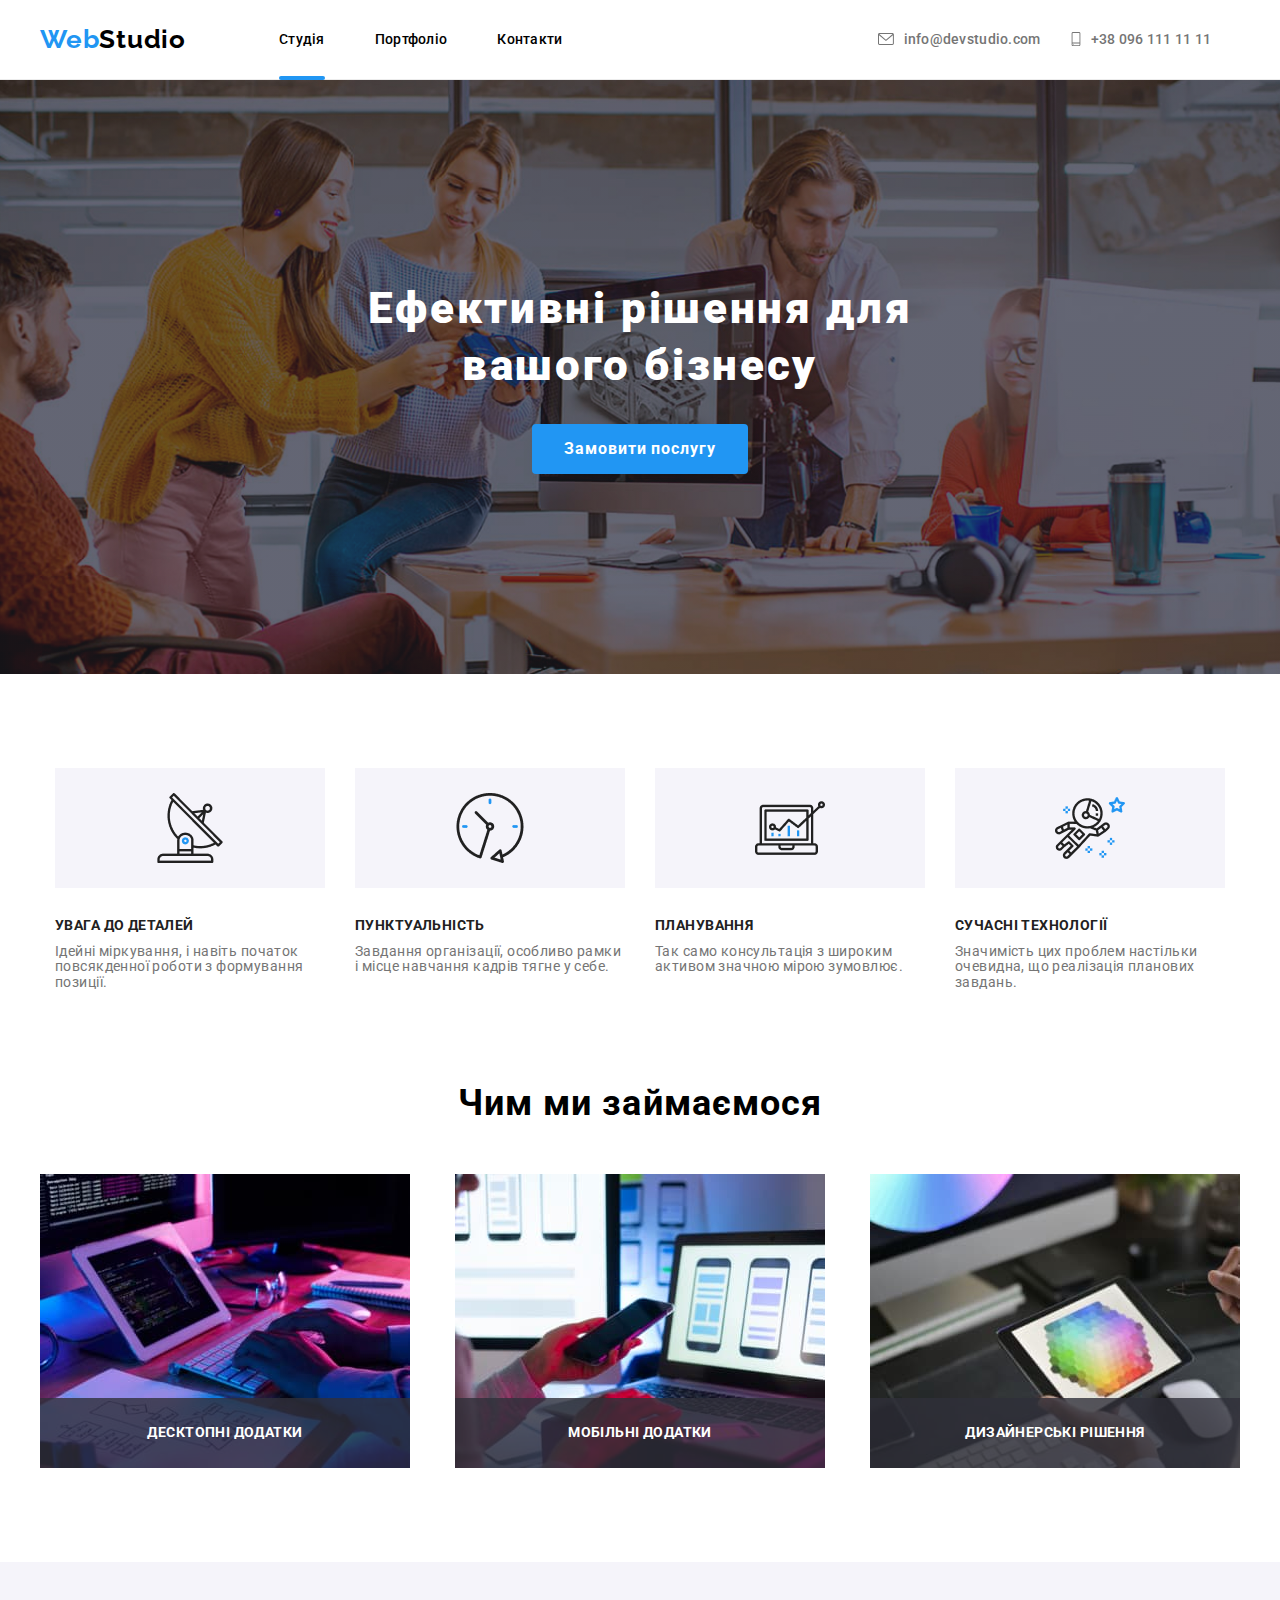
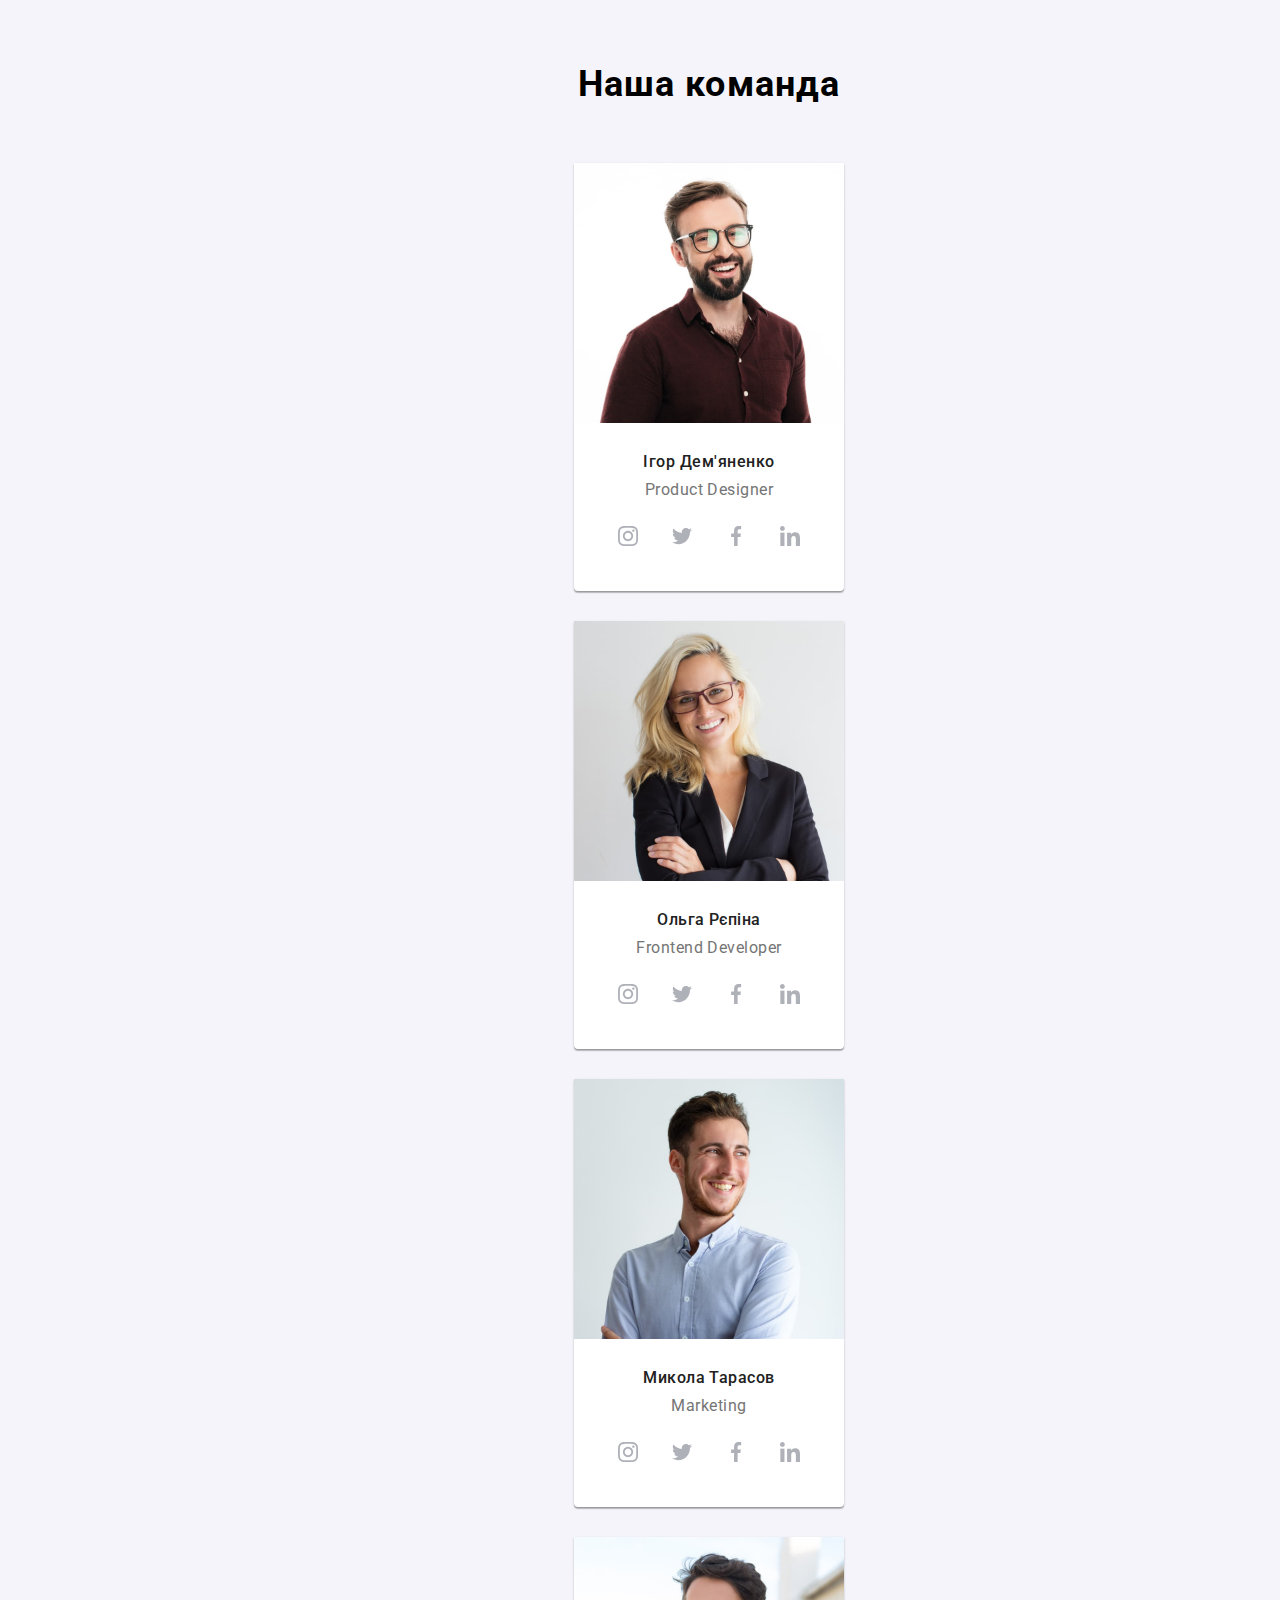
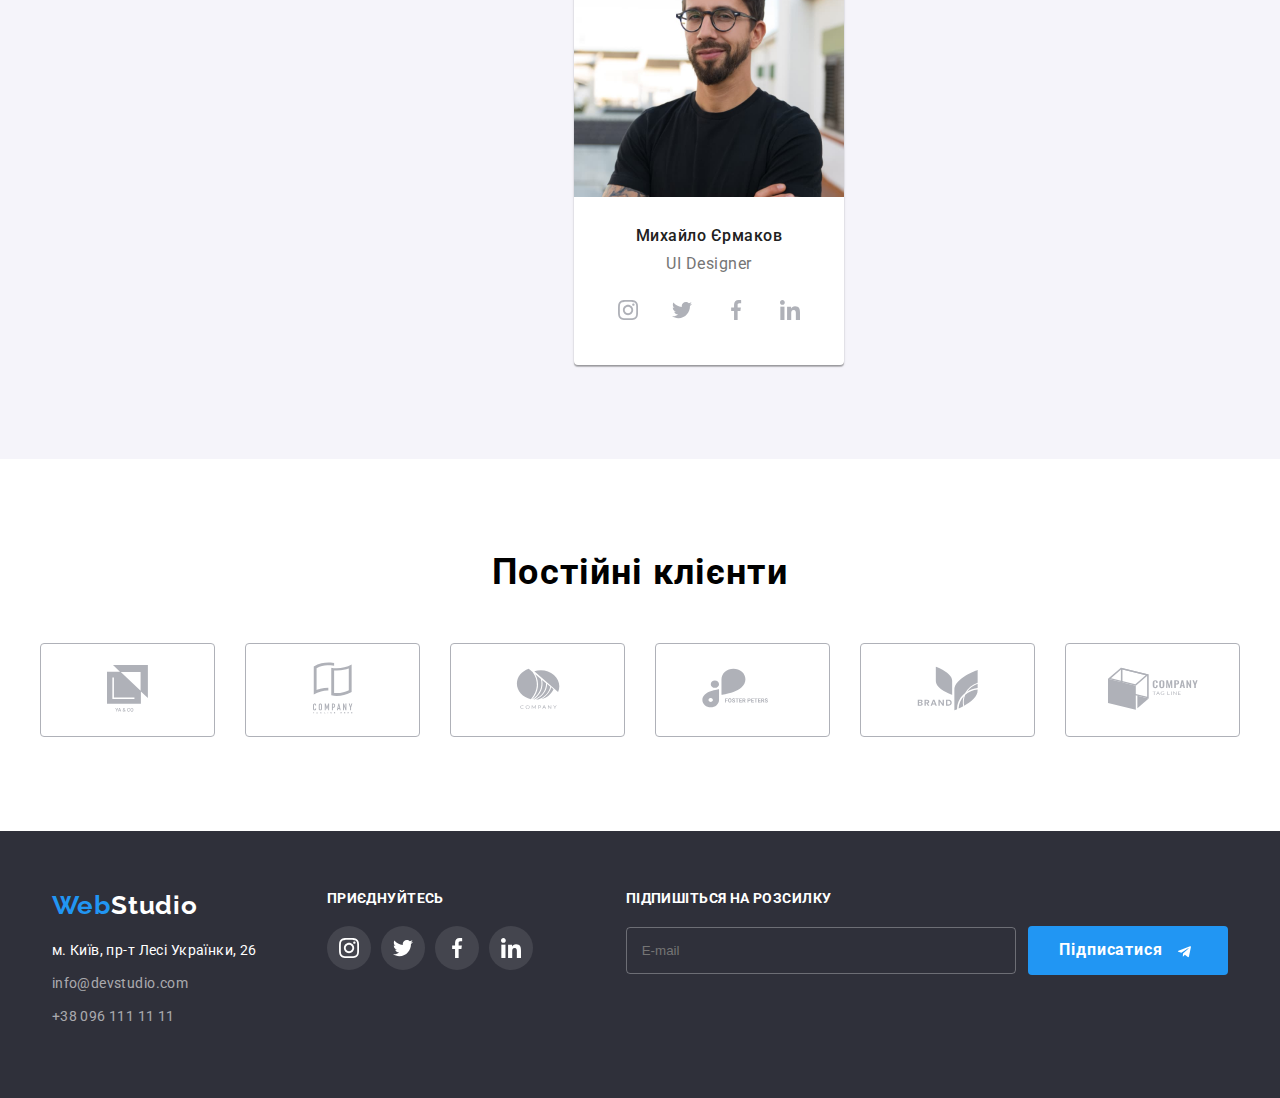
<file: index.html>
<!DOCTYPE html>
<html lang="en">
    <head>
        <meta charset="UTF-8">
        <meta name="viewport" content="width=device-width, initial-scale=1.0"> 
        <title>WebStudio</title>

        <link rel="stylesheet" href="https://cdnjs.cloudflare.com/ajax/libs/modern-normalize/2.0.0/modern-normalize.min.css" integrity="sha512-4xo8blKMVCiXpTaLzQSLSw3KFOVPWhm/TRtuPVc4WG6kUgjH6J03IBuG7JZPkcWMxJ5huwaBpOpnwYElP/m6wg==" crossorigin="anonymous" referrerpolicy="no-referrer"/>

         <link rel="preconnect" href="https://fonts.googleapis.com">
         <link rel="preconnect" href="https://fonts.gstatic.com" crossorigin>
         <link href="https://fonts.googleapis.com/css2?family=Raleway:wght@700&family=Roboto:wght@400;500;700;900&display=swap" rel="stylesheet">

        <link rel="stylesheet" href="./css/main.min.css">

        <link rel="stylesheet" href="https://cdnjs.cloudflare.com/ajax/libs/animate.css/4.1.1/animate.min.css"/>

    </head>
    <body id="body">
        <header id="header" class="header">

            <!-- інформація з верху сайта -->
                <div class="container">
                    <div class="header-wrap">
                        <a class="logo" href="./index.html">Web<span class="logo-header">Studio</span></a>
                    
                        <nav class="nav">

                            <ul class="nav-list">
                                <li class="nav-list-item"><a class="nav-list-link nav-list-link-current" href="./index.html">Студія</a></li>
                                <li class="nav-list-item"><a class="nav-list-link nav-list-link-sec" href="./portfolio.html">Портфоліо</a></li>
                                <li class="nav-list-item"><a class="nav-list-link nav-list-link-third" href="">Контакти</a></li>
                            </ul>

                        </nav>

                            <ul class="contact-list">
                                <li class="contact-list-item">
                                    <svg class="contact-list-svg" width="14" height="10">
                                        <use href="./symbol-defs.svg#icon-letter-header"></use>
                                    </svg>
                                    <a class="contact-list-link header-link-mail" href="mailto:info@devstudio.com">info@devstudio.com</a>
                                </li>
                                <li class="contact-list-item">
                                    <svg class="contact-list-svg contact-list-svg-phone" width="14" height="10">
                                        <use href="./symbol-defs.svg#icon-phone-header"></use>
                                    </svg>
                                    <a class="contact-list-link header-link-number" href="tel:+38 096 111 11 11">+38 096 111 11 11</a>
                                </li>
                            </ul>
                            <button class="header-btn">
                                <svg class="header-btn-svg" width="24" height="16">
                                    <use href="./symbol-defs.svg#icon-burger-nemu"></use>
                                </svg>
                            </button>
                    </div>
                </div>
        </header>

      <main>
                <!-- секція герой -->

            <section class="section-hero">

            <div class="container">

                <h1 class="section-hero-title">Ефективні рішення для вашого бізнесу</h1>

                <button class="section-hero-btn" data-modal-open>Замовити послугу</button>

            </div>
            </section>

                <!-- особливасті -->

    
            <section class="section-features">
                
                    <div class="container">
                        <ul class="feautures-list">
                            <li class="feautures-list-item feautures-list-img-first">
                                <h4 class="feautures-list-title">УВАГА ДО ДЕТАЛЕЙ</h4>
                                <p class="feautures-list-descript">Ідейні міркування, і навіть початок повсякденної роботи з формування позиції.</p>
                            </li>

                            <li class="feautures-list-item feautures-list-img-second">
                                <h4 class="feautures-list-title">ПУНКТУАЛЬНІСТЬ</h4>
                                <p class="feautures-list-descript">Завдання організації, особливо рамки і місце навчання кадрів тягне у себе.</p>
                            </li>

                            <li class="feautures-list-item feautures-list-img-third">
                                <h4 class="feautures-list-title">ПЛАНУВАННЯ</h4>
                                <p class="feautures-list-descript">Так само консультація з широким активом значною мірою зумовлює.</p>
                            </li>

                            <li class="feautures-list-item feautures-list-img-fourth">
                                <h4 class="feautures-list-title">СУЧАСНІ ТЕХНОЛОГІЇ</h4>
                                <p class="feautures-list-descript">Значимість цих проблем настільки очевидна, що реалізація планових завдань.</p>
                            </li>
                        </ul>
                    
                </div>
            </section>

                <!-- особливасті -->

            <section class="section-work">
            <div class="container">
                
                    <h2 class="section-work-title">Чим ми займаємося</h2>

                    <ul class="work-list">
                        <li class="work-list-item">
                            <div class="work-list-wrap">
                                <img class="work-list-img" src="./img/section-work-first.jpg" alt="">
                                <p class="work-list-desc">Десктопні додатки</p>
                            </div>
                        </li>
                        <li class="work-list-item">
                            <div class="work-list-wrap">
                                <img class="work-list-img" src="./img/section-work-second.jpg" alt="">
                                <p class="work-list-desc">Мобільні додатки</p>
                            </div>
                        </li>
                        <li class="work-list-item">
                            <div class="work-list-wrap">
                                <img class="work-list-img" src="./img/section-work-third.jpg" alt="">
                                <p class="work-list-desc">Дизайнерські рішення</p>
                            </div>
                        </li>
                    </ul>

            </div>
            </section>

                 <!-- team -->

            <section class="section-team">
            <div class="container">
                
                    <h4 class="section-team-title">Наша команда</h4>

                <ul class="team-list">
                    <li class="team-list-item">
                        <img class="team-list-img" src="./img/igor.jpg" alt="">
                        <div>
                            <h4 class="team-list-title">Ігор Дем'яненко</h4>
                            <p class="team-list-descript">Product Designer</p>
                        </div lclass="team-info">

                        <ul class="icons-list">
                            <li class="icons-list-item">
                                <a class="icons-list-link" href="">
                                    <svg  class="icons-list-svg" width="20" height="20">
                                        <use href="./symbol-defs.svg#icon-instagram-footer-first"></use>
                                    </svg>
                                </a>
                            </li>
                            <li class="icons-list-item">
                                <a class="icons-list-link" href="">
                                    <svg class="icons-list-svg" width="20" height="20">
                                        <use href="./symbol-defs.svg#icon-twitter-footer-second"></use>
                                    </svg>
                                </a>
                            </li>
                            <li class="icons-list-item">
                                <a class="icons-list-link" href="">
                                    <svg class="icons-list-svg" width="20" height="20">
                                        <use href="./symbol-defs.svg#icon-facebook-third"></use>
                                    </svg>
                                </a>
                            </li>
                            <li class="icons-list-item">
                                <a class="icons-list-link" href="">
                                    <svg class="icons-list-svg" width="20" height="20">
                                        <use href="./symbol-defs.svg#icon-linkedin-footer-fourth"></use>
                                    </svg>
                                </a>
                            </li>
                        </ul>
                    </li>
                    <li class="team-list-item">
                        <img class="team-list-img" src="./img/olga.jpg" alt="">
                        <div class="team-info">
                            <h4 class="team-list-title">Ольга Рєпіна</h4>
                            <p class="team-list-descript">Frontend Developer</p>
                        </div>
                        <ul class="icons-list">
                            <li class="icons-list-item">
                                <a class="icons-list-link" href="">
                                    <svg class="icons-list-svg" width="20" height="20">
                                        <use href="./symbol-defs.svg#icon-instagram-footer-first"></use>
                                    </svg>
                                </a>
                            </li>
                            <li class="icons-list-item">
                                <a class="icons-list-link" href="">
                                    <svg class="icons-list-svg" width="20" height="20">
                                        <use href="./symbol-defs.svg#icon-twitter-footer-second"></use>
                                    </svg>
                                </a>
                            </li>
                                 <li class="icons-list-item">
                                    <a class="icons-list-link" href="">
                                        <svg class="icons-list-svg" width="20" height="20">
                                            <use href="./symbol-defs.svg#icon-facebook-third"></use>
                                        </svg>
                                    </a>
                                </li>
                            <li class="icons-list-item">
                                <a class="icons-list-link" href="">
                                    <svg class="icons-list-svg" width="20" height="20">
                                        <use href="./symbol-defs.svg#icon-linkedin-footer-fourth"></use>
                                    </svg>
                                </a>
                            </li>
                        </ul>
                    </li>

                    <li class="team-list-item">
                        <img class="team-list-img" src="./img/mikola.jpg" alt="">
                        <div class="team-info">
                            <h4 class="team-list-title">Микола Тарасов</h4>
                            <p class="team-list-descript">Marketing</p>
                        </div>
                             <ul class="icons-list">
                                <li class="icons-list-item">
                                    <a class="icons-list-link" href="">
                                        <svg class="icons-list-svg" width="20" height="20">
                                            <use href="./symbol-defs.svg#icon-instagram-footer-first"></use>
                                        </svg>
                                    </a>
                                </li>
                                <li class="icons-list-item">
                                    <a class="icons-list-link" href="">
                                        <svg class="icons-list-svg" width="20" height="20">
                                            <use href="./symbol-defs.svg#icon-twitter-footer-second"></use>
                                        </svg>
                                    </a>
                                </li>
                                                                <li class="icons-list-item">
                                    <a class="icons-list-link" href="">
                                        <svg class="icons-list-svg" width="20" height="20">
                                            <use href="./symbol-defs.svg#icon-facebook-third"></use>
                                        </svg>
                                    </a>
                                </li>
                                <li class="icons-list-item">
                                    <a class="icons-list-link" href="">
                                        <svg class="icons-list-svg" width="20" height="20">
                                            <use href="./symbol-defs.svg#icon-linkedin-footer-fourth"></use>
                                        </svg>
                                    </a>
                                </li>
                            </ul>
                    </li>

                    <li class="team-list-item">
                        <img class="team-list-img" src="./img/mikhaylo.jpg" alt="">
                        <div class="team-info">
                            <h4 class="team-list-title">Михайло Єрмаков</h4>
                            <p class="team-list-descript">UI Designer</p>
                        </div>
                            <ul class="icons-list">
                                <li class="icons-list-item">
                                    <a class="icons-list-link" href="">
                                        <svg class="icons-list-svg" width="20" height="20">
                                            <use href="./symbol-defs.svg#icon-instagram-footer-first"></use>
                                        </svg>
                                    </a>
                                </li>
                                <li class="icons-list-item">
                                    <a class="icons-list-link" href="">
                                        <svg class="icons-list-svg" width="20" height="20">
                                            <use href="./symbol-defs.svg#icon-twitter-footer-second"></use>
                                        </svg>
                                    </a>
                                </li>
                                                                <li class="icons-list-item">
                                    <a class="icons-list-link" href="">
                                        <svg class="icons-list-svg" width="20" height="20">
                                            <use href="./symbol-defs.svg#icon-facebook-third"></use>
                                        </svg>
                                    </a>
                                </li>
                                <li class="icons-list-item">
                                    <a class="icons-list-link" href="">
                                        <svg class="icons-list-svg" width="20" height="20">
                                            <use href="./symbol-defs.svg#icon-linkedin-footer-fourth"></use>
                                        </svg>
                                    </a>
                                </li>
                            </ul>

                        </li>
                    </ul>
                </div>
            </section>

            <section class="section-clients">
                <div class="container">
                    <h4 class="client-title">Постійні клієнти</h4>

                    <ul class="client-ico-list">
                        <li class="client-ico-item">
                            <a href="" class="client-ico-link">
                                <svg width="41" height="47" class="client-ico-svg">
                                    <use href="./symbol-defs.svg#icon-clients-first"></use>
                                </svg>
                            </a>
                        </li>
                        <li class="client-ico-item">
                            <a href="" class="client-ico-link">
                                <svg width="40" height="52" class="client-ico-svg">
                                    <use href="./symbol-defs.svg#icon-clients-second"></use>
                                </svg>
                            </a>
                        </li>
                        <li class="client-ico-item">
                            <a href="" class="clients-ico-link">                        
                                <svg width="44" height="41" class="client-ico-svg">
                                    <use href="./symbol-defs.svg#icon-clients-third"></use>
                                </svg>
                            </a>
                        </li>
                        <li class="client-ico-item">
                            <a href="" class="client-ico-link">
                                <svg width="88" height="40" class="client-ico-svg">
                                    <use href="./symbol-defs.svg#icon-clients-fourth"></use>
                                </svg>
                            </a>
                        </li>
                        <li class="client-ico-item">
                            <a href="" class="client-ico-link">
                                <svg width="62" height="45" class="client-ico-svg">
                                    <use href="./symbol-defs.svg#icon-clients-fifth"></use>
                                </svg>
                            </a>
                        </li>
                        <li class="client-ico-item">
                            <a href="" class="client-ico-link">
                                <svg width="94" height="43" class="client-ico-svg">
                                    <use href="./symbol-defs.svg#icon-clients-sixth"></use>
                                </svg>
                            </a>
                        </li>
                    </ul>
                </div>
            </section>
        </main>

            <!-- інфоомація знизу сайта -->

        <footer class="footer">
            <div class="container">
                <div class="footer-wrap">
                    <div class="footer-addres">
                        <a class="logo" href="">Web<span class="logo-footer">Studio</span> </a>
            
                        <address class="adress">
    
                        <ul class="adress-list">
                            <li class="adress-list-item"><a class="adress-list-link adress-list-location-link" href="https://www.google.com.ua/maps/place/%D0%B1%D1%83%D0%BB.+%D0%9B%D0%B5%D1%81%D0%B8+%D0%A3%D0%BA%D1%80%D0%B0%D0%B8%D0%BD%D0%BA%D0%B8,+26,+%D0%9A%D0%B8%D0%B5%D0%B2,+02000/@50.4265841,30.5358109,17z/data=!4m6!3m5!1s0x40d4cf0e033ecbe9:0x57a4dffefec77da0!8m2!3d50.4265807!4d30.5383858!16s%2Fg%2F1tctq5jv?hl=ru&entry=ttu" target="_blank">м. Київ, пр-т Лесі Українки, 26</a></li>
                            <li class="adress-list-item"><a class="adress-list-link" href="mailto:info@devstudio.com">info@devstudio.com</a></li>
                            <li class="adress-list-item"><a class="adress-list-link" href="tel:+38 096 111 11 11">+38 096 111 11 11</a></li>
                        </ul>
                    </address>
                    </div>

                    <div class="join-ico">
                        <h6 class="join-ico-title">приєднуйтесь</h6>

                        <ul class="join-list">
                            <li class="join-list-item">
                                <a class="join-list-link" href="">
                                    <svg class="join-list-svg" width="20" height="20">
                                        <use href="./symbol-defs.svg#icon-instagram-footer-first"></use>
                                    </svg>
                                </a>
                            </li>
                            <li class="join-list-item">
                                <a class="join-list-link" href="">
                                    <svg class="join-list-svg" width="20" height="20">
                                        <use href="./symbol-defs.svg#icon-twitter-footer-second"></use>
                                    </svg>
                                </a>
                            </li>
                            <li class="join-list-item">
                                <a class="join-list-link" href="">
                                    <svg class="join-list-svg" width="20" height="20">
                                        <use href="./symbol-defs.svg#icon-facebook-third"></use>
                                    </svg>
                                </a>
                            </li>
                            <li class="join-list-item">
                                <a class="join-list-link" href="">
                                    <svg class="join-list-svg" width="20" height="20">
                                        <use href="./symbol-defs.svg#icon-linkedin-footer-fourth"></use>
                                    </svg>
                                </a>
                            </li>
                        </ul>
                    </div>

                    <div class="footer-form-div">
                        <h6 class="footer-form-title">Підпишіться на розсилку</h6>

                        <form class="footer-form">
                            <input class="footer-form-input" type="email" name="user-email" placeholder="E-mail">
                            <button class="footer-form-btn" type="submit">
                                Підписатися
                                    <svg class="footer-form-svg" width="24" height="24">
                                        <use href="./symbol-defs.svg#icon-Telegram-footer"></use>
                                    </svg>
                            </button>
                        </form>

                    </div>
                </div>
            </div>
        </footer>

        <!-- modal -->
        <div class="backdrop is-hidden" data-modal>
            <div class="modal">
                <p class="modal-desc">Залиште свої дані, ми вам передзвонимо</p>

                <button class="modal-btn-close" data-modal-close>
                    <a class="modal-close-link" href="#">
                        <svg class="modal-svg-close" width="11" height="11">
                            <use href="./symbol-defs.svg#icon-close-modal"></use>
                        </svg>
                    </a>
                </button>

                <form class="modal-form" action="">
                    <label for="" class="modal-label" >
                        <span class="modal-name-span">Ім'я</span>
                        <span class="modal-span">
                            <a class="modal-link" href="#">
                            <input class="input-name" type="name"  name="user-name" minlength="3" maxlength="10" required>
                                <svg class="modal-svg" width="12" height="12">
                                    <use href="./symbol-defs.svg#icon-person-modal"></use>
                                </svg>
                            </a>
                        </span>

                    </label>
                    <label for="" class="modal-label" >
                        <span class="modal-name-span">Телефон</span>
                        <span class="modal-span">
                            <a class="modal-link" href="#">
                            <input class="input-tel" type="tel"  name="user-tel" pattern="^380\d{9}$" maxLength="12" required>
                                <svg class="modal-svg" width="13" height="13">
                                    <use href="./symbol-defs.svg#icon-phone-modal"></use>
                                </svg>
                            </a>
                        </span>

                    </label>
                    <label for="" class="modal-label">
                        <span class="modal-name-span">Пошта</span>
                        <span class="modal-span">
                            <a class="modal-link" href="#">
                            <input class="input-email" type="email"  name="user-email" required>
                                <svg class="modal-svg" width="15" height="12">
                                    <use href="./symbol-defs.svg#icon-email-modal"></use>
                                </svg>
                            </a>
                        </span>

                    </label>
                    <label for="" class="modal-label modal-label-texarea">
                        <span class="modal-name-span">Коментар</span>
                        <textarea class="modal-texarea" name="user-message" placeholder="Введіть текст"></textarea>
                        <div class="modal-coment-wrap">
                            <input class="input-coment" type="checkbox" name="user-privacy" required>
                            <span class="modal-span modal-span-privacy">Погоджуюся з розсилкою та приймаю <a class="modal-privacy-link" href="">Умови договору</a></span>
                        </div>

                        <button class="modal-btn-send" type="submit">Відправити</button>
                    </label>
                </form>

            </div>
        </div>

        <script src="./script.js"></script>
    </body>
</html>
</file>
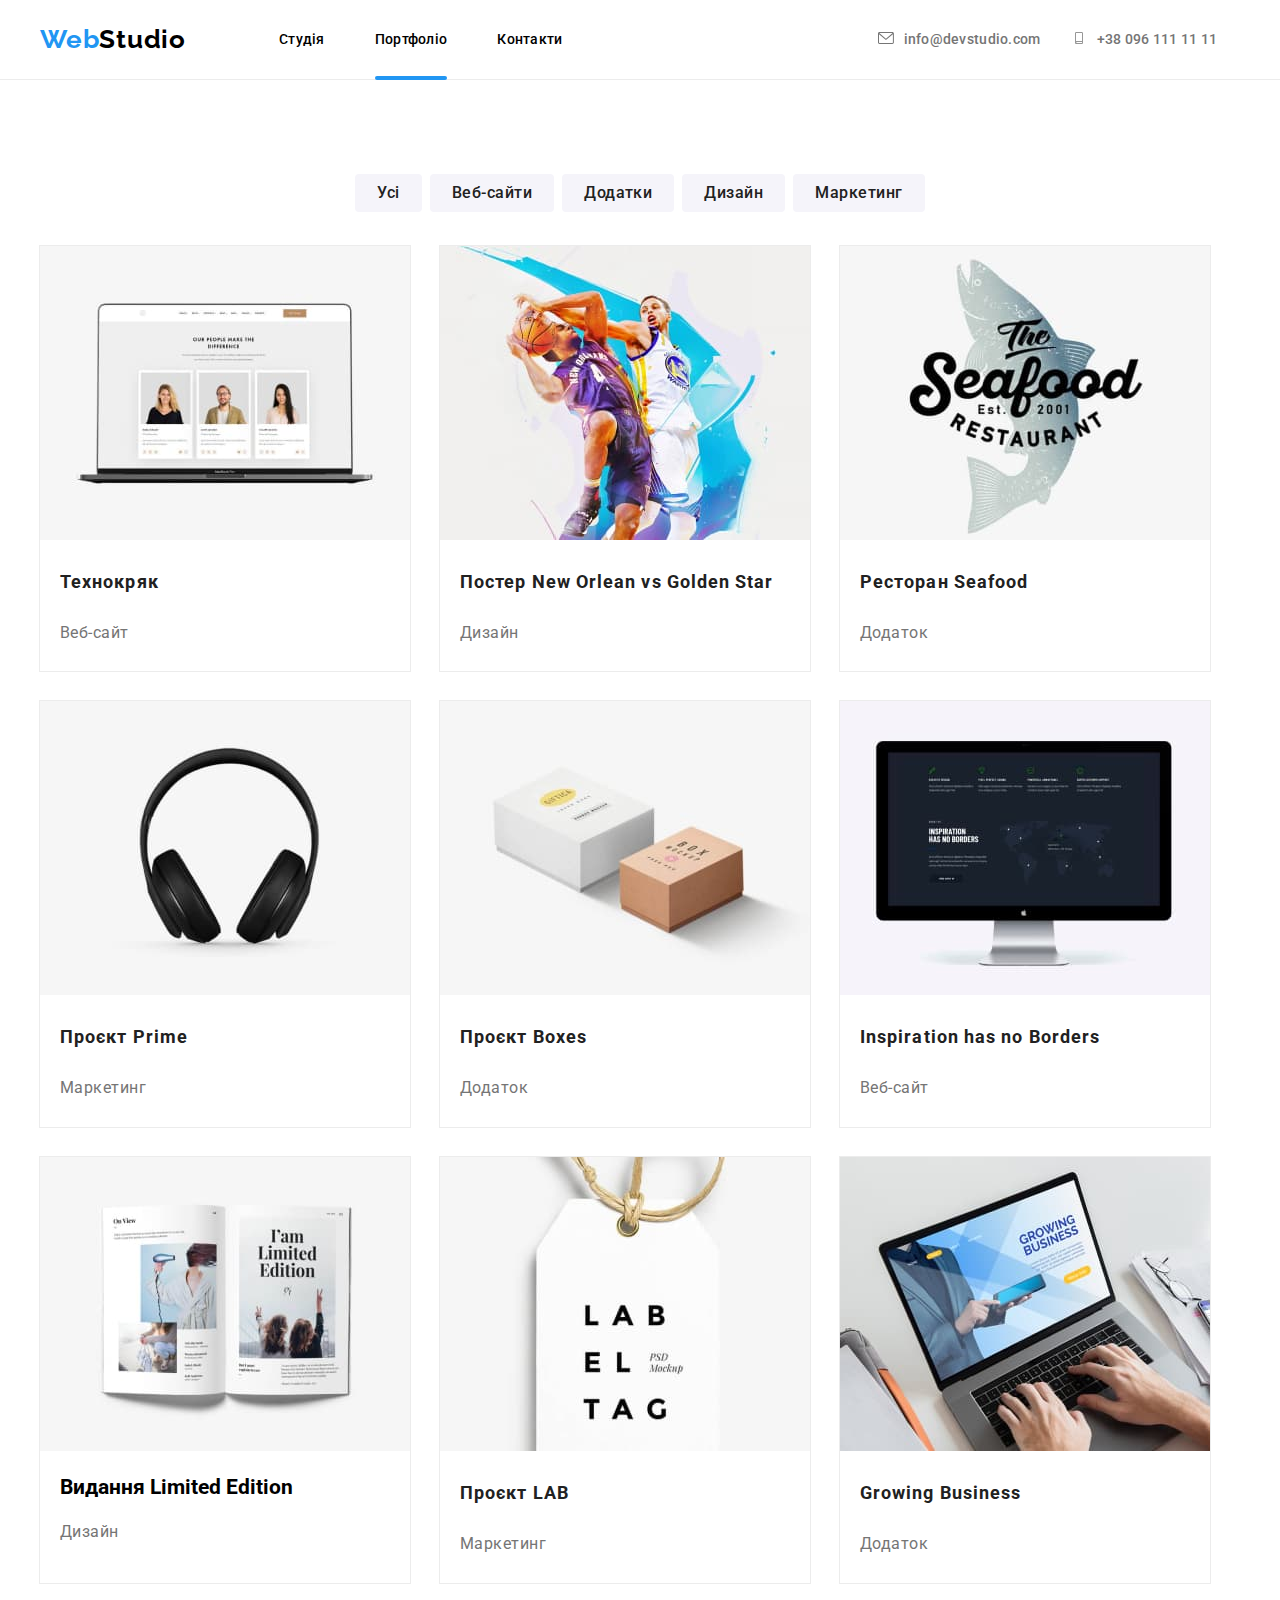
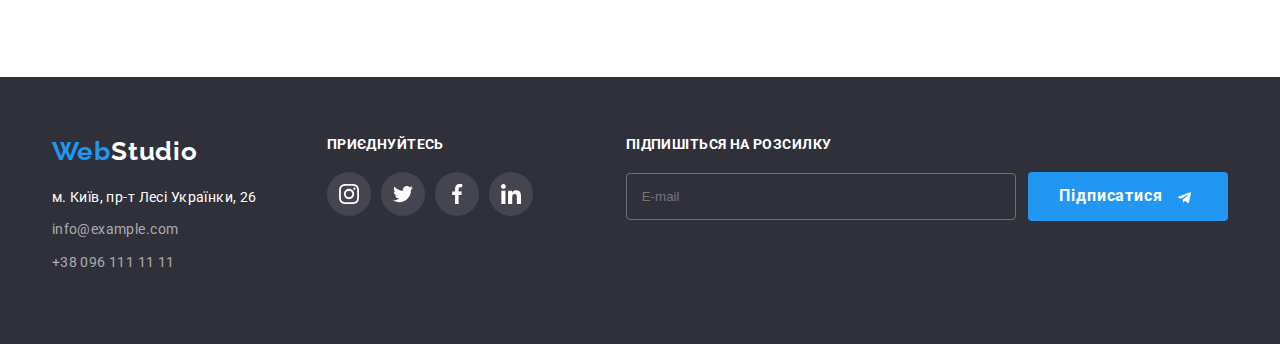
<file: portfolio.html>
<!DOCTYPE html>
<html lang="en">
    <head>
        <meta charset="UTF-8">
        <meta name="viewport" content="width=device-width, initial-scale=1.0">

        <link rel="stylesheet" href="https://cdnjs.cloudflare.com/ajax/libs/modern-normalize/2.0.0/modern-normalize.min.css" integrity="sha512-4xo8blKMVCiXpTaLzQSLSw3KFOVPWhm/TRtuPVc4WG6kUgjH6J03IBuG7JZPkcWMxJ5huwaBpOpnwYElP/m6wg==" crossorigin="anonymous" referrerpolicy="no-referrer"/>
        
        <link rel="preconnect" href="https://fonts.googleapis.com">
        <link rel="preconnect" href="https://fonts.gstatic.com" crossorigin>
        <link href="https://fonts.googleapis.com/css2?family=Oleo+Script&family=Raleway:wght@700&family=Roboto:wght@400;700;900&display=swap" rel="stylesheet">

        <link rel="stylesheet" href="./css/main.min.css">

        <link rel="stylesheet" href="https://cdnjs.cloudflare.com/ajax/libs/animate.css/4.1.1/animate.min.css"/>

        <title>Portfolio</title>
    </head>
    <body id="body">
        <header id="header" class="header">
            <div class="container">
                <!-- інформація з верху сайта -->
                <div class="header-wrap">
                    <a class="logo" href="./index.html">Web<span class="logo-header">Studio</span> </a>

                <nav class="nav">
                    <ul class="nav-list">
                        <li class="nav-list-item"><a class="nav-list-link nav-list-link-first" href="./index.html">Студія</a></li>
                        <li class="nav-list-item"><a class="nav-list-link nav-list-link-current" href="./portfolio.html">Портфоліо</a></li>
                        <li class="nav-list-item"><a class="nav-list-link nav-list-link-third" href="">Контакти</a></li>
                    </ul>
                </nav>

                <ul class="contact-list">
                    <li class="contact-list-item">
                        <a class="contact-list-link" href="">
                            <svg class="contact-list-svg" width="16" height="12">
                                <use href="./symbol-defs.svg#icon-letter-header"></use>
                            </svg>
                        </a>
                        <a class="contact-list-link header-link-mail" href="mailto:info@devstudio.com">info@devstudio.com</a>
                    </li>
                    <li class="contact-list-item">
                        <a class="contact-list-link" href="">
                            <svg class="contact-list-svg" width="10" height="16">
                                <use href="./symbol-defs.svg#icon-phone-header"></use>
                            </svg>
                        </a>
                        <a class="contact-list-link header-link-number" href="tel:+38 096 111 11 11">+38 096 111 11 11</a>
                    </li>
                </ul>

                <button class="header-btn">
                    <svg class="header-btn-svg" width="24" height="16">
                        <use href="./symbol-defs.svg#icon-burger-nemu"></use>
                    </svg>
                </button>
                
            </div>
        </div>
        </header>

        <main>
            <section class="section-portfolio">
                <div class="container">
                <ul class="filter-list">
                    <li class="filter-list-item"><button class="filter-list-btn">Усі</button></li>
                    <li class="filter-list-item"><button class="filter-list-btn">Веб-сайти</button></li>
                    <li class="filter-list-item"><button class="filter-list-btn">Додатки</button></li>
                    <li class="filter-list-item"><button class="filter-list-btn">Дизайн</button></li>
                    <li class="filter-list-item"><button class="filter-list-btn">Маркетинг</button></li>
                </ul>

                <ul class="portfolio-list">
                    <li class="portfolio-list-item">
                        <a class="portfolio-link" href="">
                        <div class="img-wrap">
                        <img class="portfolio-list-img" src="./img portfolio/portfolio-list-first.jpg" alt="">
                        <p class="portfolio-overlay-desc">Ресурс пропонує комплексні пропозиції з різним рівнем функціоналу та сервісів. Все це дозволить відвідувачу отримати вичерпні відомості про компанію чи приватну особу.</p>
                        </div>
                        <div class="portfolio-list-move">
                        <h2 class="portfolio-list-title">Технокряк</h2>
                        <p class="portfolio-list-descript">Веб-сайт</p>
                    </div>
                    </a>
                    </li>

                    <li class="portfolio-list-item">
                        <a class="portfolio-link" href="">
                        <div class="img-wrap">
                        <img class="portfolio-list-img" src="./img portfolio/portfolio-list-second.jpg" alt="">
                        <p class="portfolio-overlay-desc">Ресурс пропонує комплексні пропозиції з різним рівнем функціоналу та сервісів. Все це дозволить відвідувачу отримати вичерпні відомості про компанію чи приватну особу.</p>
                        </div>
                        <div class="portfolio-list-move">
                        <h2 class="portfolio-list-title">Постер New Orlean vs Golden Star</h2>
                        <p class="portfolio-list-descript">Дизайн</p>
                    </div>
                    </a>
                    </li>

                    <li class="portfolio-list-item">
                        <a class="portfolio-link" href="">
                        <div class="img-wrap">
                        <img class="portfolio-list-img" src="./img portfolio/portfolio-list-third.jpg" alt="">
                        <p class="portfolio-overlay-desc">Ресурс пропонує комплексні пропозиції з різним рівнем функціоналу та сервісів. Все це дозволить відвідувачу отримати вичерпні відомості про компанію чи приватну особу.</p>
                        </div>
                        <div class="portfolio-list-move">
                        <h2 class="portfolio-list-title">Ресторан Seafood</h2>
                        <p class="portfolio-list-descript">Додаток</p>
                    </div>
                    </a>
                    </li>

                    <li class="portfolio-list-item">
                        <a class="portfolio-link" href="">
                        <div class="img-wrap">
                        <img class="portfolio-list-img" src="./img portfolio/portfolio-list-fourth.jpg" alt="">
                        <p class="portfolio-overlay-desc">Ресурс пропонує комплексні пропозиції з різним рівнем функціоналу та сервісів. Все це дозволить відвідувачу отримати вичерпні відомості про компанію чи приватну особу.</p>
                        </div>
                        <div class="portfolio-list-move">
                        <h2 class="portfolio-list-title">Проєкт Prime</h2>
                        <p class="portfolio-list-descript">Маркетинг</p>
                    </div>
                    </a>
                    </li>

                    <li class="portfolio-list-item">
                        <a class="portfolio-link" href="">
                        <div class="img-wrap">
                        <img class="portfolio-list-img" src="./img portfolio/portfolio-list-fifth.jpg" alt="">
                        <p class="portfolio-overlay-desc">Ресурс пропонує комплексні пропозиції з різним рівнем функціоналу та сервісів. Все це дозволить відвідувачу отримати вичерпні відомості про компанію чи приватну особу.</p>
                        </div>
                        <div class="portfolio-list-move">
                        <h2 class="portfolio-list-title">Проєкт Boxes</h2>
                        <p class="portfolio-list-descript">Додаток</p>
                    </div>
                    </a>
                    </li>

                    <li class="portfolio-list-item">
                        <a class="portfolio-link" href="">
                        <div class="img-wrap">
                        <img class="portfolio-list-img" src="./img portfolio/portfolio-list-sixth.jpg" alt="">
                        <p class="portfolio-overlay-desc">Ресурс пропонує комплексні пропозиції з різним рівнем функціоналу та сервісів. Все це дозволить відвідувачу отримати вичерпні відомості про компанію чи приватну особу.</p>
                        </div>
                        <div class="portfolio-list-move">
                        <h2 class="portfolio-list-title">Inspiration has no Borders</h2>
                        <p class="portfolio-list-descript">Веб-сайт</p>
                    </div>
                    </a>
                    </li>

                    <li class="portfolio-list-item">
                        <a class="portfolio-link" href="">
                        <div class="img-wrap">
                        <img class="portfolio-list-img" src="./img portfolio/portfolio-list-seventh.jpg" alt="">
                        <p class="portfolio-overlay-desc">Ресурс пропонує комплексні пропозиції з різним рівнем функціоналу та сервісів. Все це дозволить відвідувачу отримати вичерпні відомості про компанію чи приватну особу.</p>
                        </div>
                        <div class="portfolio-list-move">
                        <h2 class="portfolio-list-titl">Видання Limited Edition</h2>
                        <p class="portfolio-list-descript">Дизайн</p>
                    </div>
                    </a>
                    </li>

                    <li class="portfolio-list-item">
                        <a class="portfolio-link" href="">
                        <div class="img-wrap">
                        <img class="portfolio-list-img" src="./img portfolio/portfolio-list-eighth.jpg" alt="">
                        <p class="portfolio-overlay-desc">Ресурс пропонує комплексні пропозиції з різним рівнем функціоналу та сервісів. Все це дозволить відвідувачу отримати вичерпні відомості про компанію чи приватну особу.</p>
                        </div>
                        <div class="portfolio-list-move">
                        <h2 class="portfolio-list-title">Проєкт LAB</h2>
                        <p class="portfolio-list-descript">Маркетинг</p>
                    </div>
                    </a>
                    </li>

                    <li class="portfolio-list-item">
                        <a class="portfolio-link" href="">
                        <div class="img-wrap">
                        <img class="portfolio-list-img" src="./img portfolio/portfolio-list-nineth.jpg" alt="">
                        <p class="portfolio-overlay-desc">Ресурс пропонує комплексні пропозиції з різним рівнем функціоналу та сервісів. Все це дозволить відвідувачу отримати вичерпні відомості про компанію чи приватну особу.</p>
                        </div>
                        <div class="portfolio-list-move">
                        <h2 class="portfolio-list-title">Growing Business</h2>
                        <p class="portfolio-list-descript">Додаток</p>
                    </div>
                    </a>
                    </li>
                </ul>
            </div>
            </section>
        </main>

                <!-- інфоомація знизу сайта -->
        <footer class="footer">
            <div class="container">
            
                <div class="footer-wrap">
                    <div class="footer-addres">
                        <a class="logo" href="">Web<span class="logo-footer">Studio</span> </a>
    
                        <address class="adress">
        
                                <ul class="adress-list">
                                    <li class="adress-list-item"><a class="adress-list-link adress-list-location-link" href="https://www.google.com.ua/maps/place/%D0%B1%D1%83%D0%BB.+%D0%9B%D0%B5%D1%81%D0%B8+%D0%A3%D0%BA%D1%80%D0%B0%D0%B8%D0%BD%D0%BA%D0%B8,+26,+%D0%9A%D0%B8%D0%B5%D0%B2,+02000/@50.4265841,30.5358109,17z/data=!4m6!3m5!1s0x40d4cf0e033ecbe9:0x57a4dffefec77da0!8m2!3d50.4265807!4d30.5383858!16s%2Fg%2F1tctq5jv?hl=ru&entry=ttu" target="_blank">м. Київ, пр-т Лесі Українки, 26</a></li>
                                    <li class="adress-list-item"><a class="adress-list-link" href="mailto:info@devstudio.com">info@example.com</a></li>
                                    <li class="adress-list-item"><a class="adress-list-link" href="tel:+38 096 111 11 11">+38 096 111 11 11</a></li>
                                </ul>
                        </address>
                    </div>
    
                    <div class="join-ico">
                        <h6 class="join-ico-title">приєднуйтесь</h6>
    
                        <ul class="join-list">
                            <li class="join-list-item">
                                <a class="join-list-link" href="">
                                    <svg class="join-list-svg" width="20" height="20">
                                        <use href="./symbol-defs.svg#icon-instagram-footer-first"></use>
                                    </svg>
                                </a>
                            </li>
                            <li class="join-list-item">
                                <a class="join-list-link" href="">
                                    <svg class="join-list-svg" width="20" height="20">
                                        <use href="./symbol-defs.svg#icon-twitter-footer-second"></use>
                                    </svg>
                                </a>
                            </li>
                            <li class="join-list-item">
                                <a class="join-list-link" href="">
                                    <svg class="join-list-svg" width="20" height="20">
                                        <use href="./symbol-defs.svg#icon-facebook-third"></use>
                                    </svg>
                                </a>
                            </li>
                            <li class="join-list-item">
                                <a class="join-list-link" href="">
                                    <svg class="join-list-svg" width="20" height="20">
                                        <use href="./symbol-defs.svg#icon-linkedin-footer-fourth"></use>
                                    </svg>
                                </a>
                            </li>
                        </ul>
                    </div>

                    <div class="footer-form-div">
                        <h6 class="footer-form-title">Підпишіться на розсилку</h6>

                        <form class="footer-form">
                            <input class="footer-form-input" type="email" name="user-email" placeholder="E-mail">
                            <button class="footer-form-btn" type="submit">
                                Підписатися
                                <svg class="footer-form-svg" width="24" height="24">
                                    <use href="./symbol-defs.svg#icon-Telegram-footer"></use>
                                </svg>
                            </button>
                        </form>

                    </div>
                </div>
        </div>

        <script href="./fixed.js"></script>
        
    </footer>
    </body>
</html>
</file>
<file: css/main.min.css>
.header{background-color:#fff;z-index:1;position:fixed;width:100%;top:0}.nav-list{display:-webkit-box;display:-ms-flexbox;display:flex;gap:50px;position:relative}.nav-list-item,.nav-list-link{font-family:Roboto;font-size:14px;font-weight:500;line-height:1.1;letter-spacing:.02em;text-align:center;color:_;position:relative;-webkit-transition:color .5s ease;transition:color .5s ease}.nav-list-link-current::before{content:"";position:absolute;bottom:0;left:0;width:100%;height:4px;border-radius:2px;background-color:#2196f3;margin-bottom:-33px;-webkit-animation-name:ani;animation-name:ani;-webkit-animation-duration:3s;animation-duration:3s}.icons-list-link,.join-list-link{width:44px;height:44px;display:-webkit-box;display:-ms-flexbox;display:flex;-webkit-box-align:center;-ms-flex-align:center;align-items:center;-webkit-box-pack:center;-ms-flex-pack:center;justify-content:center;border-radius:50%;-webkit-transition:250ms cubic-bezier(0.4, 0, 0.2, 1);transition:250ms cubic-bezier(0.4, 0, 0.2, 1)}@media screen and (min-width: 480px){.container{width:480px}}@media screen and (min-width: 480px)and (min-width: 768px){.container{width:768px}}@media screen and (min-width: 480px)and (min-width: 1200px){.container{width:1200px}}.container{padding-left:15px;padding-right:15px;margin:0 auto}ul{margin:0;padding:0;list-style:none}p,h1,h2,h3,h4,h5,h6{margin:0}a{text-decoration:none;color:inherit}button{border:none;cursor:pointer}address{font-style:normal}img{display:block}body{font-family:Roboto;font-size:14px;padding-top:60px;margin:0 auto}@media screen and (min-width: 768px){body{padding-top:80px}}.adress-list{margin-top:20px}.adress-list-link{font-family:Roboto;font-size:14px;font-weight:400;line-height:1.7;letter-spacing:.03em;text-align:left;color:rgba(255,255,255,.6)}.adress-list-location-link{color:#fff}.adress-list-item{margin-bottom:9px}.adress{margin-top:20px}.adress-list-link{font-family:Roboto;font-size:14px;font-weight:400;line-height:1.7;letter-spacing:.03em;text-align:left;color:rgba(255,255,255,.6)}.adress-list-location-link{color:#fff}.adress-list-item{margin-bottom:9px}.feautures-list-img-first::before{content:"";background-image:url(../img/antena.png);width:450px;height:120px;display:inline-block;background-repeat:no-repeat;background-color:#f5f4fa;background-position:center}@media screen and (min-width: 768px){.feautures-list-img-first::before{width:354px}}@media screen and (min-width: 1200px){.feautures-list-img-first::before{width:270px}}.feautures-list-img-second::before{content:"";background-image:url(../img/clock.png);width:450px;height:120px;display:inline-block;background-repeat:no-repeat;background-color:#f5f4fa;background-position:center}@media screen and (min-width: 768px){.feautures-list-img-second::before{width:354px}}@media screen and (min-width: 1200px){.feautures-list-img-second::before{width:270px}}.feautures-list-img-third::before{content:"";background-image:url(../img/diagramma.png);width:450px;height:120px;display:inline-block;background-repeat:no-repeat;background-color:#f5f4fa;background-position:center}@media screen and (min-width: 768px){.feautures-list-img-third::before{width:354px}}@media screen and (min-width: 1200px){.feautures-list-img-third::before{width:270px}}.feautures-list-img-fourth::before{content:"";background-image:url(../img/astronaut.png);width:450px;height:120px;display:inline-block;background-repeat:no-repeat;background-color:#f5f4fa;background-position:center}@media screen and (min-width: 768px){.feautures-list-img-fourth::before{width:354px}}@media screen and (min-width: 1200px){.feautures-list-img-fourth::before{width:270px}}.modal-span{position:relative}.modal-svg{fill:currentColor;position:absolute;top:0px;left:12px}.join-list{display:-webkit-box;display:-ms-flexbox;display:flex;-webkit-box-align:center;-ms-flex-align:center;align-items:center;gap:10px;color:.join-list p-color}.join-list-link{color:.join-list-link adress-hero-color;background-color:rgba(255,255,255,.1)}.join-list-link:hover{background-color:#2196f3}.join-list-svg{fill:currentColor}.icons-list{display:-webkit-box;display:-ms-flexbox;display:flex;gap:10px;-webkit-box-pack:center;-ms-flex-pack:center;justify-content:center;margin-top:16px}.icons-list-link{color:#afb1b8}.icons-list-link:hover{color:#fff;background-color:#2196f3}.icons-list-svg{fill:currentColor}.client-ico-list{display:-webkit-box;display:-ms-flexbox;display:flex;gap:30px}.client-ico-svg{fill:currentColor}.logo{font-family:Raleway;font-size:24px;font-weight:700;line-height:1.1;letter-spacing:.03em;text-align:center;color:#2196f3}.logo-header{color:#000}.logo-footer{color:#fff}@media screen and (min-width: 768px){.logo{font-family:Raleway;font-size:26px;font-weight:700;line-height:1.1;letter-spacing:.03em;text-align:center;color:#2196f3}}.section-hero-btn{font-family:Roboto;font-size:16px;font-weight:700;line-height:1.8;letter-spacing:.06em;text-align:center;color:#fff;width:216px;height:50px;border-radius:4px;display:block;margin:0 auto;margin-top:30px;background-color:#2196f3}@media screen and (min-width: 768px){.section-hero-btn{width:200px}}@media screen and (min-width: 1200px){.section-hero-btn{width:216px}}.modal-btn-send{font-family:Roboto;font-size:16px;font-weight:700;line-height:1.8;letter-spacing:.06em;text-align:center;color:#fff;background-color:#2196f3;padding:10px 52px;display:block;margin:0 auto;border-radius:4px}.modal-btn-close{position:absolute;padding:6px;top:14px;right:14px;background-color:inherit}.modal-btn-close:hover{color:#2196f3}.filter-list-btn{padding:6px 22px;border-radius:4px;background-color:#f5f4fa;display:block;font-family:Roboto;font-size:16px;font-weight:500;line-height:1.6;letter-spacing:.03em;text-align:_;color:#212121}.filter-list-btn:hover{color:#fff;background-color:#2196f3;-webkit-transition:background-color .5s ease;transition:background-color .5s ease;-webkit-box-shadow:0px 2px 2px 0px rgba(0,0,0,.12),0px 1px 2px 0px rgba(0,0,0,.08),0px 3px 1px 0px rgba(0,0,0,.1);box-shadow:0px 2px 2px 0px rgba(0,0,0,.12),0px 1px 2px 0px rgba(0,0,0,.08),0px 3px 1px 0px rgba(0,0,0,.1)}.modal-form{display:-webkit-box;display:-ms-flexbox;display:flex;-webkit-box-orient:vertical;-webkit-box-direction:normal;-ms-flex-direction:column;flex-direction:column;gap:10px}.modal-texarea{resize:none;min-width:370px;min-height:120px;margin-top:4px;border:1px solid rgba(33,33,33,.2)}@media screen and (min-width: 1200px){.modal-texarea{min-width:448px;min-height:138px}}.modal-texarea::-webkit-input-placeholder{padding:12px 16px;color:#757575}.modal-texarea::-moz-placeholder{padding:12px 16px;color:#757575}.modal-texarea:-ms-input-placeholder{padding:12px 16px;color:#757575}.modal-texarea::-ms-input-placeholder{padding:12px 16px;color:#757575}.modal-texarea::placeholder{padding:12px 16px;color:#757575}.modal-name-span{font-family:Roboto;font-size:12px;font-weight:400;line-height:1.1;letter-spacing:.01em;text-align:center;color:#757575}.modal-span-privacy{font-family:Roboto;font-size:12px;font-weight:400;line-height:1.1;letter-spacing:.03em;text-align:center;color:_;padding-left:8px}@media screen and (min-width: 1200px){.modal-span-privacy{font-family:Roboto;font-size:14px;font-weight:400;line-height:1.7;letter-spacing:.03em;text-align:center;color:_}}.input-name,.input-email,.input-tel{width:100%;height:40px;padding-left:42px;border-radius:4px;border:1px solid rgba(33,33,33,.2)}.input-tel,.input-email,.input-name,.input-coment,.modal-texarea:focus-within{outline-color:#2196f3}.backdrop{position:fixed;top:0;left:0;width:100%;height:100%;background-color:rgba(0,0,0,.5);opacity:1}.backdrop.is-hidden{opacity:0;pointer-events:none}.modal{position:absolute;top:50%;left:50%;max-width:450px;max-height:609px;background-color:#fff;-webkit-transform:translate(-50%, -50%);transform:translate(-50%, -50%);padding:40px;display:-webkit-box;display:-ms-flexbox;display:flex;-webkit-box-orient:vertical;-webkit-box-direction:normal;-ms-flex-direction:column;flex-direction:column;border-radius:4px;-webkit-box-shadow:0px 2px 1px 0px rgba(0,0,0,.2);box-shadow:0px 2px 1px 0px rgba(0,0,0,.2);z-index:2}.modal-desc{font-family:Roboto;font-size:20px;font-weight:700;line-height:1.1;letter-spacing:.03em;text-align:center;color:_;padding-bottom:12px}.modal-link:focus-within{color:#2196f3}.modal-close-link{position:sticky;width:30px;height:30px;display:-webkit-box;display:-ms-flexbox;display:flex;-webkit-box-pack:center;-ms-flex-pack:center;justify-content:center;-webkit-box-align:center;-ms-flex-align:center;align-items:center;border-radius:50%;border:1px solid rgba(0,0,0,.1);-webkit-transition:250ms cubic-bezier(0.4, 0, 0.2, 1);transition:250ms cubic-bezier(0.4, 0, 0.2, 1)}.modal-link:focus-within{color:#2196f3}.modal-coment-wrap{padding-bottom:30px}.modal-privacy-link{color:#2196f3;border-bottom:1px solid #2196f3}.modal-svg-close{fill:currentColor}@media screen and (min-width: 1200px){.modal{max-width:528px;max-height:581px}}.no-scroll{overflow:hidden}.modal-close{fill:currentColor}.join-list{display:-webkit-box;display:-ms-flexbox;display:flex;-webkit-box-align:center;-ms-flex-align:center;align-items:center;gap:10px;color:#757575}.join-list-link{color:#fff;background-color:rgba(255,255,255,.1)}.join-list-link:hover{background-color:#2196f3}.join-list-svg{fill:currentColor}@media screen and (min-width: 1200px){.join-list{margin-right:93px}}.join-ico-title{font-family:Roboto;font-size:14px;font-weight:700;line-height:1.1;letter-spacing:.03em;text-align:center;color:#fff;text-transform:uppercase;margin-bottom:20px}@media screen and (min-width: 1200px){.join-ico-title{font-family:Roboto;font-size:14px;font-weight:700;line-height:1.1;letter-spacing:.03em;text-align:left;color:#fff}}.contact-list{display:-webkit-box;display:-ms-flexbox;display:flex;-webkit-box-align:center;-ms-flex-align:center;align-items:center}.contact-list-item{display:-webkit-box;display:-ms-flexbox;display:flex;-webkit-box-align:center;-ms-flex-align:center;align-items:center;gap:10px;color:#757575;-webkit-transition:color .5s ease;transition:color .5s ease}.contact-list-item:hover{color:#2196f3}.contact-list-svg{fill:currentColor}@media screen and (min-width: 1200px){.contact-list-svg{width:16px;height:12px}}.contact-list-svg-phone{width:10px;height:14px}.contact-list-link{font-family:Roboto;font-size:12px;font-weight:500;line-height:1.1;letter-spacing:.02em;text-align:_;color:_;position:relative;-webkit-transition:color .5s ease;transition:color .5s ease}@media screen and (min-width: 1200px){.contact-list-link{font-family:Roboto;font-size:14px;font-weight:500;line-height:1.1;letter-spacing:.02em;text-align:_;color:_}}@media screen and (min-width: 768px){.contact-list{-webkit-box-orient:vertical;-webkit-box-direction:normal;-ms-flex-direction:column;flex-direction:column;-webkit-box-align:start;-ms-flex-align:start;align-items:flex-start;gap:10px;margin-left:96px}}@media screen and (min-width: 1200px){.contact-list{-webkit-box-orient:horizontal;-webkit-box-direction:normal;-ms-flex-direction:row;flex-direction:row;gap:30px;margin-left:315px}}.section-portfolio{padding-bottom:30px}@media screen and (min-width: 768px){.section-portfolio{padding-bottom:94px}}.portfolio-list-move{padding:20px 24px}@media screen and (min-width: 1200px){.portfolio-list-move{padding:24px 20px}}.portfolio-list-title{font-family:Roboto;font-size:18px;font-weight:700;line-height:2;letter-spacing:.06em;text-align:left;color:#212121}.portfolio-list-descript{font-family:Roboto;font-size:16px;font-weight:400;line-height:1.8;letter-spacing:.03em;text-align:left;color:#757575;margin-top:19px}.portfolio-list-item{outline:1px solid #ececec;-webkit-box-sizing:content-box;box-sizing:content-box;position:relative;margin-bottom:30px;max-width:450px}@media screen and (min-width: 768px){.portfolio-list-item{max-width:354px;margin:0}}@media screen and (min-width: 1200px){.portfolio-list-item{max-width:370px;margin:0}}@media screen and (min-width: 768px){.portfolio-list{display:-webkit-box;display:-ms-flexbox;display:flex;-ms-flex-wrap:wrap;flex-wrap:wrap;gap:30px}}.img-wrap{position:relative;overflow:hidden}.portfolio-overlay-desc{position:absolute;top:1px;padding:63px 24px 0px 24px;max-width:450px;height:294px;font-family:Roboto;font-size:18px;font-weight:400;line-height:1.5;letter-spacing:.03em;text-align:_;color:#fff;background-color:rgba(33,150,243,.9);-webkit-transform:translateY(100%);transform:translateY(100%);-webkit-transition:250ms cubic-bezier(0.4, 0, 0.2, 1);transition:250ms cubic-bezier(0.4, 0, 0.2, 1)}@media screen and (min-width: 768px){.portfolio-overlay-desc{max-width:354px}}@media screen and (min-width: 1200px){.portfolio-overlay-desc{max-width:370px}}.portfolio-link:hover .portfolio-overlay-desc{-webkit-transform:translateY(0);transform:translateY(0)}.portfolio-list-item:hover{-webkit-box-shadow:1px 4px 6px 0px rgba(0,0,0,.16),0px 4px 4px 0px rgba(0,0,0,.06),0px 1px 1px 0px rgba(0,0,0,.12);box-shadow:1px 4px 6px 0px rgba(0,0,0,.16),0px 4px 4px 0px rgba(0,0,0,.06),0px 1px 1px 0px rgba(0,0,0,.12)}.filter-list{display:-webkit-box;display:-ms-flexbox;display:flex;-ms-flex-wrap:wrap;flex-wrap:wrap;gap:15px 8px;margin-top:60px;margin-bottom:34px;max-width:326px}@media screen and (min-width: 768px){.filter-list{max-width:575px;-webkit-box-pack:center;-ms-flex-pack:center;justify-content:center;margin-left:auto;margin-right:auto}}@media screen and (min-width: 1200px){.filter-list{margin-top:94px}}.section-clients{padding-top:60px;padding-bottom:60px}@media screen and (min-width: 1200px){.section-clients{padding-top:94px;padding-bottom:94px}}.client-title{font-family:Roboto;font-size:36px;font-weight:700;line-height:1.1;letter-spacing:.03em;text-align:center;color:_;margin-bottom:50px}.client-ico-item{-ms-flex-preferred-size:calc((100% - 150px)/6);flex-basis:calc((100% - 150px)/6);display:-webkit-box;display:-ms-flexbox;display:flex;-webkit-box-align:center;-ms-flex-align:center;align-items:center;-webkit-box-pack:center;-ms-flex-pack:center;justify-content:center;height:92px;border-radius:4px;border:solid 1px;color:#afb1b8;-webkit-transition:250ms cubic-bezier(0.4, 0, 0.2, 1);transition:250ms cubic-bezier(0.4, 0, 0.2, 1)}.client-ico-item:hover{color:#2196f3;border-color:#2196f3}@media screen and (max-width: 1200px){.client-ico-list{-ms-flex-wrap:wrap;flex-wrap:wrap}.client-ico-item{min-width:226px}}@media screen and (max-width: 768px){.client-ico-list{-ms-flex-wrap:wrap;flex-wrap:wrap;gap:30px;-webkit-box-pack:center;-ms-flex-pack:center;justify-content:center}.client-ico-item{min-width:210px}}.section-features{padding-top:60px;padding-bottom:30px}@media screen and (min-width: 1200px){.section-features{padding:94px 0}}.feautures-list-descript{font-family:Roboto;font-size:14px;font-weight:400;line-height:1.1;letter-spacing:.03em;text-align:left;color:#757575;width:450px;margin-bottom:30px}@media screen and (min-width: 1200px){.feautures-list-descript{margin:0}}.feautures-list-title{font-family:Roboto;font-size:14px;font-weight:700;line-height:1.1;letter-spacing:.03em;text-align:center;color:#212121;padding-bottom:10px;padding-top:30px}@media screen and (min-width: 1200px){.feautures-list-title{font-family:Roboto;font-size:14px;font-weight:700;line-height:1.1;letter-spacing:.03em;text-align:left;color:#212121}}@media screen and (min-width: 768px){.feautures-list{display:-webkit-box;display:-ms-flexbox;display:flex;-ms-flex-wrap:wrap;flex-wrap:wrap;gap:30px;-webkit-box-pack:center;-ms-flex-pack:center;justify-content:center;-webkit-box-orient:horizontal;-webkit-box-direction:normal;-ms-flex-direction:row;flex-direction:row}.feautures-list-item{display:-webkit-box;display:-ms-flexbox;display:flex;-webkit-box-orient:vertical;-webkit-box-direction:normal;-ms-flex-direction:column;flex-direction:column}.feautures-list-descript{width:354px}}@media screen and (min-width: 1200px){.feautures-list{-ms-flex-wrap:wrap;flex-wrap:wrap;gap:30px;-webkit-box-pack:center;-ms-flex-pack:center;justify-content:center}.feautures-list-descript{width:270px}}.footer{background:#2f303a;padding:60px 0}.footer-wrap{display:-webkit-box;display:-ms-flexbox;display:flex;-ms-flex-wrap:wrap;flex-wrap:wrap;-webkit-box-pack:center;-ms-flex-pack:center;justify-content:center;gap:60px 165px}@media screen and (min-width: 1200px){.footer-wrap{-ms-flex-wrap:nowrap;flex-wrap:nowrap;gap:0}}.footer-ico-list{display:-webkit-box;display:-ms-flexbox;display:flex;gap:10px;margin-top:20px}.footer-addres{text-align:center}@media screen and (min-width: 1200px){.footer-addres{-moz-text-align-last:left;text-align-last:left;margin-right:70px}}.footer-form-title{font-family:Roboto;font-size:14px;font-weight:700;line-height:1.1;letter-spacing:.03em;text-align:center;color:#fff;text-transform:uppercase;margin-bottom:20px}@media screen and (min-width: 1200px){.footer-form-title{font-family:Roboto;font-size:14px;font-weight:700;line-height:1.1;letter-spacing:.03em;text-align:left;color:#fff}}.footer-form{display:-webkit-box;display:-ms-flexbox;display:flex;gap:20px 12px;-webkit-box-orient:vertical;-webkit-box-direction:normal;-ms-flex-direction:column;flex-direction:column;-webkit-box-align:center;-ms-flex-align:center;align-items:center}@media screen and (min-width: 1200px){.footer-form{-webkit-box-orient:horizontal;-webkit-box-direction:normal;-ms-flex-direction:row;flex-direction:row}}.footer-form-input{background-color:inherit;border:1px solid rgba(255,255,255,.3);border-radius:4px;padding:15px;width:358px;color:#fff}.footer-form-input{outline:none;min-width:450px}@media screen and (min-width: 1200px){.footer-form-input{min-width:258px}}.footer-form-btn{font-family:Roboto;font-size:16px;font-weight:700;line-height:1.8;letter-spacing:.06em;text-align:center;color:#fff;background-color:#2196f3;padding:10px 31px;display:-webkit-box;display:-ms-flexbox;display:flex;-webkit-box-align:center;-ms-flex-align:center;align-items:center;gap:10px;border-radius:4px}.footer-form-svg{fill:currentColor}@media screen and (max-width: 768px){.contact-list,.nav{display:none}}@media screen and (min-width: 768px){.header-btn{display:none}}.header{border-bottom:1px solid #ececec;padding:16px 0}.header-wrap{display:-webkit-box;display:-ms-flexbox;display:flex;-webkit-box-align:center;-ms-flex-align:center;align-items:center}.header-btn{margin-left:auto;background-color:inherit}@media screen and (min-width: 768px){.header{padding:21px 0}}@media screen and (min-width: 1200px){.header{padding:25px 0}}.section-hero{padding:118px 0;background-image:-webkit-gradient(linear, left top, right top, from(rgba(47, 48, 58, 0.4)), to(rgba(47, 48, 58, 0.4))),url("../img/section-hero-bg-img.jpg");background-image:linear-gradient(to right, rgba(47, 48, 58, 0.4), rgba(47, 48, 58, 0.4)),url("../img/section-hero-bg-img.jpg");background-repeat:no-repeat;background-position:center;background-size:cover}.section-hero-title{font-family:Roboto;font-size:44px;font-weight:900;line-height:1.3;letter-spacing:.06em;text-align:center;color:#fff;max-width:360px;margin:0 auto}@media screen and (min-width: 768px){.section-hero-title{font-family:Roboto;font-size:26px;font-weight:900;line-height:1.6;letter-spacing:.06em;text-align:center;color:#fff}}@media screen and (min-width: 1200px){.section-hero-title{font-family:Roboto;font-size:44px;font-weight:900;line-height:1.3;letter-spacing:.06em;text-align:center;color:#fff;max-width:696px;margin:0 auto}}@media screen and (min-width: 768px){.section-hero{padding:200px 0;background-image:-webkit-gradient(linear, left top, right top, from(rgba(47, 48, 58, 0.4)), to(rgba(47, 48, 58, 0.4))),url("../img/section-hero-bg-img.jpg");background-image:linear-gradient(to right, rgba(47, 48, 58, 0.4), rgba(47, 48, 58, 0.4)),url("../img/section-hero-bg-img.jpg");background-repeat:no-repeat;background-position:center;background-size:cover}}.nav-list{margin-left:88px}.nav-list-link:hover{color:#2196f3}@media screen and (min-width: 1200px){.nav-list{margin-left:93px}}.section-team{background:#f5f4fa;padding-top:60px;padding-bottom:60px}.section-team-title{font-family:Roboto;font-size:36px;font-weight:700;line-height:1.6;letter-spacing:.03em;text-align:center;color:_;margin:0 auto}@media screen and (min-width: 1200px){.section-team{padding:94px}}.team-list{display:-webkit-box;display:-ms-flexbox;display:flex;-webkit-box-orient:vertical;-webkit-box-direction:normal;-ms-flex-direction:column;flex-direction:column;gap:30px;margin-top:50px}.team-list-item{background:#fff;height:428px;border-radius:0px 0px 4px 4px;-webkit-box-shadow:0px 2px 1px 0px rgba(0,0,0,.2),0px 1px 1px 0px rgba(0,0,0,.14),0px 1px 3px 0px rgba(0,0,0,.12);box-shadow:0px 2px 1px 0px rgba(0,0,0,.2),0px 1px 1px 0px rgba(0,0,0,.14),0px 1px 3px 0px rgba(0,0,0,.12);min-width:450px;margin-bottom:30px;margin:0 auto}@media screen and (min-width: 768px){.team-list-item{min-width:354px}}@media screen and (min-width: 1200px){.team-list-item{min-width:270px}}.team-list-img{width:270px;height:260px}.team-list-title{margin:30px 0px 10px 0px;font-family:Roboto;font-size:16px;font-weight:500;line-height:1.1;letter-spacing:.03em;text-align:center;color:#212121}.team-list-descript{font-family:Roboto;font-size:16px;font-weight:400;line-height:1.1;letter-spacing:.03em;text-align:center;color:#757575}@media screen and (min-width: 768px){.team-list{-ms-flex-wrap:wrap;flex-wrap:wrap;gap:30px}}.section-work{padding-bottom:94px}.section-work-title{font-family:Roboto;font-size:36px;font-weight:700;line-height:1.1;letter-spacing:.03em;text-align:center;color:.section-work-title descript-and-header-color;margin-bottom:50px}.work-list{display:-webkit-box;display:-ms-flexbox;display:flex;-webkit-box-orient:horizontal;-webkit-box-direction:normal;-ms-flex-direction:row;flex-direction:row;-webkit-box-pack:justify;-ms-flex-pack:justify;justify-content:space-between}.work-list-wrap{position:relative}.work-list-img{width:370px;height:294px}.work-list-desc{font-family:Roboto;font-size:14px;font-weight:700;line-height:1.1;letter-spacing:.03em;text-align:center;color:#fff;text-transform:uppercase;position:absolute;bottom:0;left:0;width:100%;height:70px;background-color:rgba(47,48,58,.8);display:-webkit-box;display:-ms-flexbox;display:flex;-webkit-box-pack:center;-ms-flex-pack:center;justify-content:center;-webkit-box-align:center;-ms-flex-align:center;align-items:center}@media screen and (max-width: 1200px){.section-work{display:none}}/*# sourceMappingURL=main.min.css.map */
</file>
